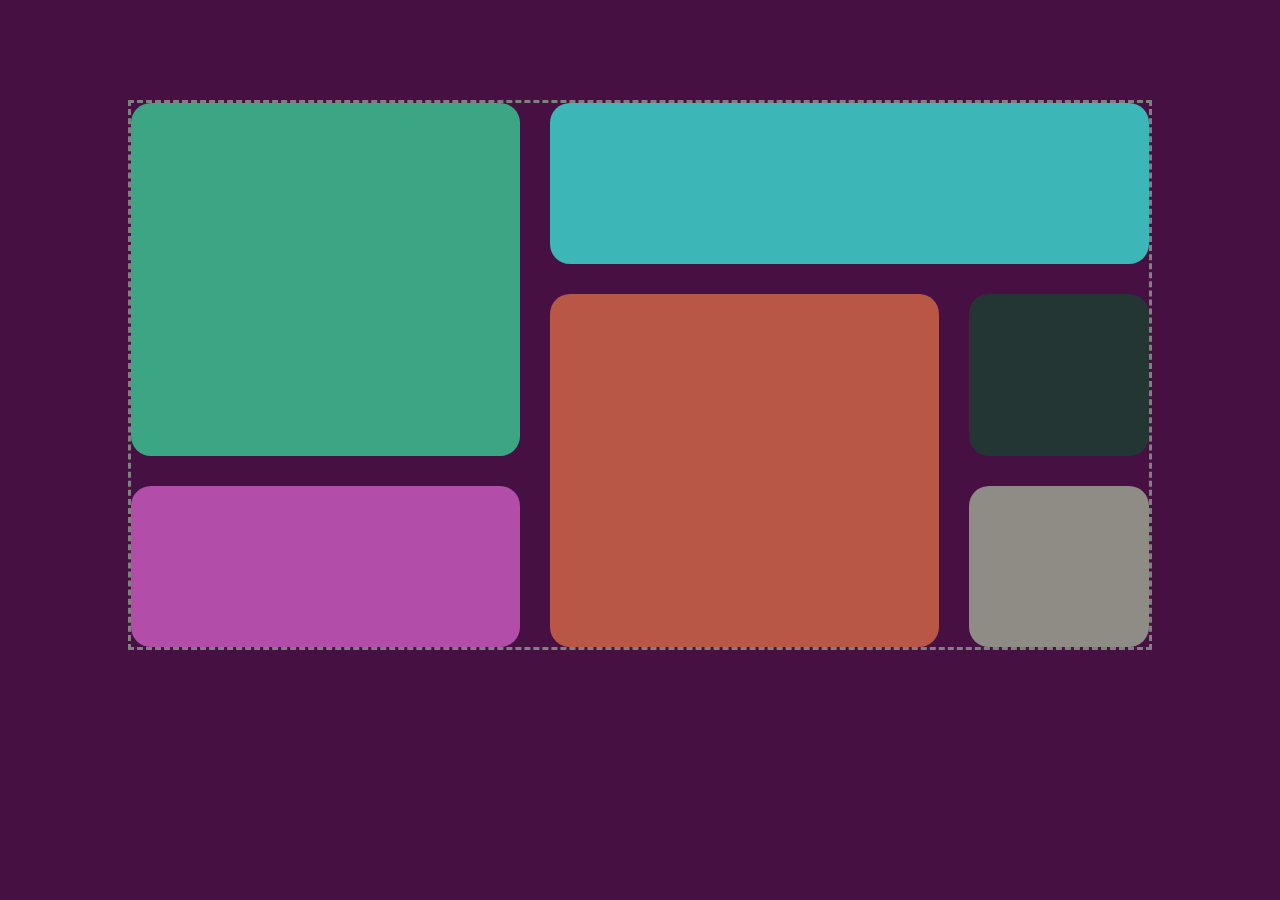
<file: index.html>
<!DOCTYPE html>
<html lang="en">
<head>
    <meta charset="UTF-8">
    <meta name="viewport" content="width=device-width, initial-scale=1.0">
    <title>Task 1</title>
    <link rel="stylesheet" href="./assets/css/style.css">
</head>
<body class="grid-1-body">
    <div class="grid-1-body-div">
        <div class="grid-container-1">
            <div class="grid-1-lightgreen"></div>
            <div class="grid-1-lightblue"></div>
            <div class="grid-1-pink"></div>
            <div class="grid-1-tomato"></div>
            <div class="grid-1-darkgreen"></div>
            <div class="grid-1-lightbrown"></div>
        </div>
    </div>
    
</body>
</html>
</file>
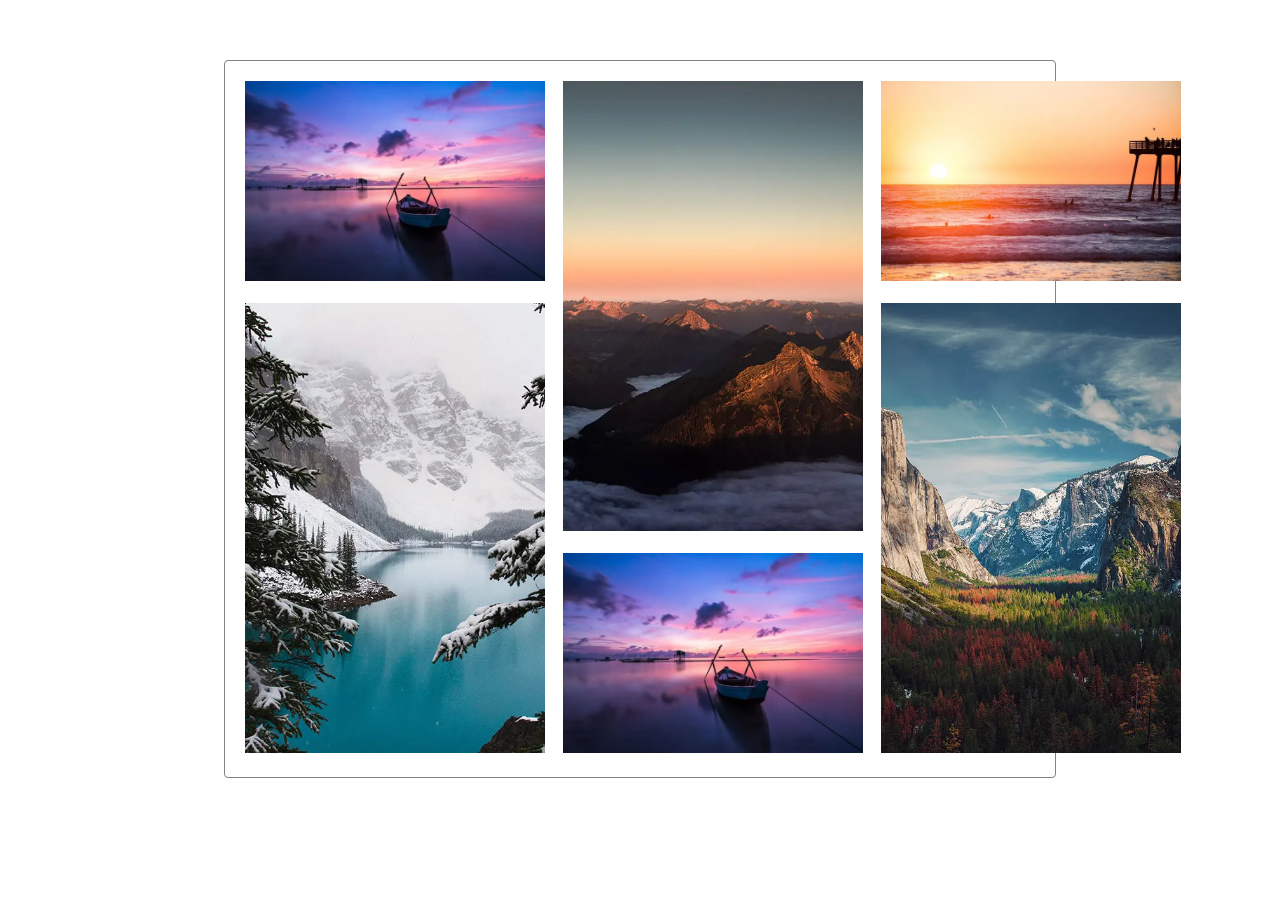
<file: task10.html>
<!DOCTYPE html>
<html lang="en">
<head>
    <meta charset="UTF-8">
    <meta name="viewport" content="width=device-width, initial-scale=1.0">
    <title>Task 10</title>
    <link rel="stylesheet" href="./assets/css/style.css">
</head>
<body>
    <div class="grid-10-container">
        <div class="grid-10-items grid-10-item-1">
            <img src="/assets/images/10-1.webp" alt="">
        </div>
        <div class="grid-10-items grid-10-item-2">
            <img src="/assets/images/10-2.webp" alt="">
        </div>
        <div class="grid-10-items grid-10-item-3">
            <img src="/assets/images/10-3.webp" alt="">
        </div>
        <div class="grid-10-items grid-10-item-4">
            <img src="/assets/images/10-4.webp" alt="">
        </div>
        <div class="grid-10-items grid-10-item-5">
            <img src="/assets/images/10-6.webp" alt="">
        </div>
        <div class="grid-10-items grid-10-item-6">
            <img src="/assets/images/10-5.webp" alt="">
        </div>
    </div>
</body>
</html>
</file>
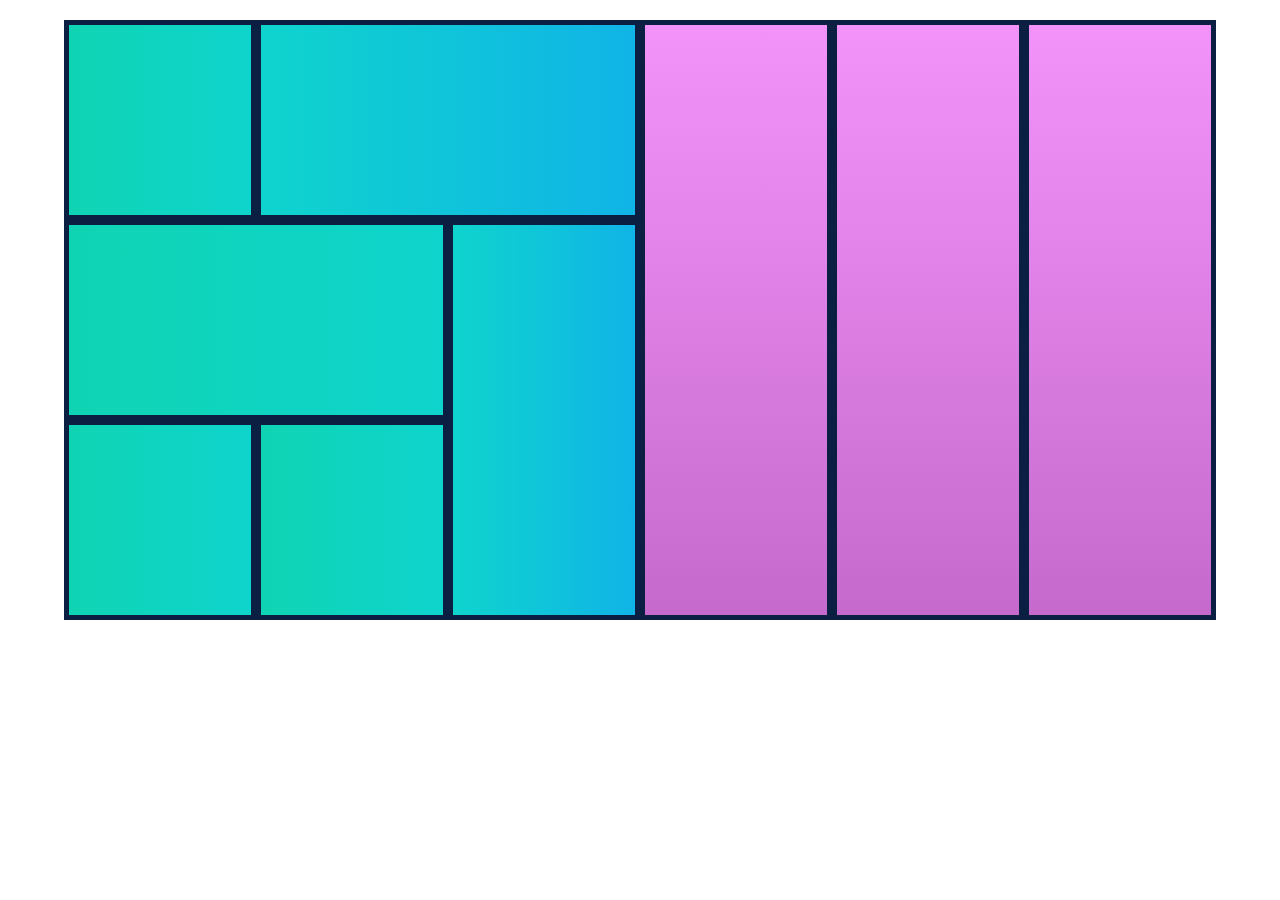
<file: task11.html>
<!DOCTYPE html>
<html lang="en">
<head>
    <meta charset="UTF-8">
    <meta name="viewport" content="width=device-width, initial-scale=1.0">
    <title>Task 11</title>
    <link rel="stylesheet" href="./assets/css/style.css">
</head>
<body>
    
    <div class="grid-11-container">
        <div class="gird-11-items grid-11-item-1"></div>
        <div class="gird-11-items grid-11-item-2"></div>
        <div class="gird-11-items grid-11-item-3"></div>
        <div class="gird-11-items grid-11-item-4"></div>
        <div class="gird-11-items grid-11-item-5"></div>
        <div class="gird-11-items grid-11-item-6"></div>
        <div class="gird-11-items grid-11-item-7"></div>
        <div class="gird-11-items grid-11-item-8"></div>
        <div class="gird-11-items grid-11-item-9"></div>
    </div>

</body>
</html>
</file>
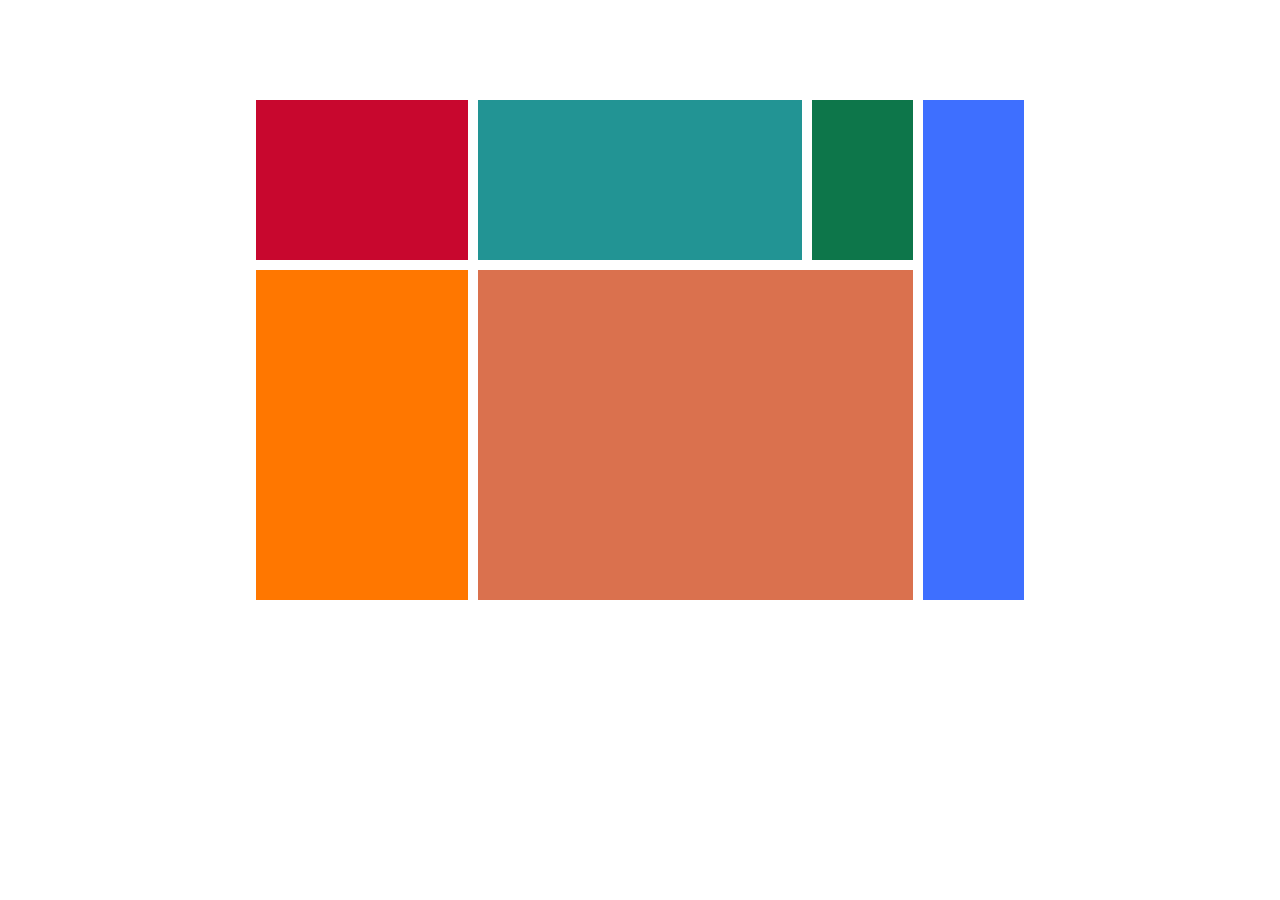
<file: task12.html>
<!DOCTYPE html>
<html lang="en">
<head>
    <meta charset="UTF-8">
    <meta name="viewport" content="width=device-width, initial-scale=1.0">
    <title>Task 12</title>
    <link rel="stylesheet" href="./assets/css/style.css">
</head>
<body>
    <div class="grid-12-container">
            <div class="grid-12-items grid-12-item-1"></div>
            <div class="grid-12-items grid-12-item-2"></div>
            <div class="grid-12-items grid-12-item-3"></div>
            <div class="grid-12-items grid-12-item-4"></div>
            <div class="grid-12-items grid-12-item-5"></div>
            <div class="grid-12-items grid-12-item-6"></div>
        </div>

</body>
</html>
</file>
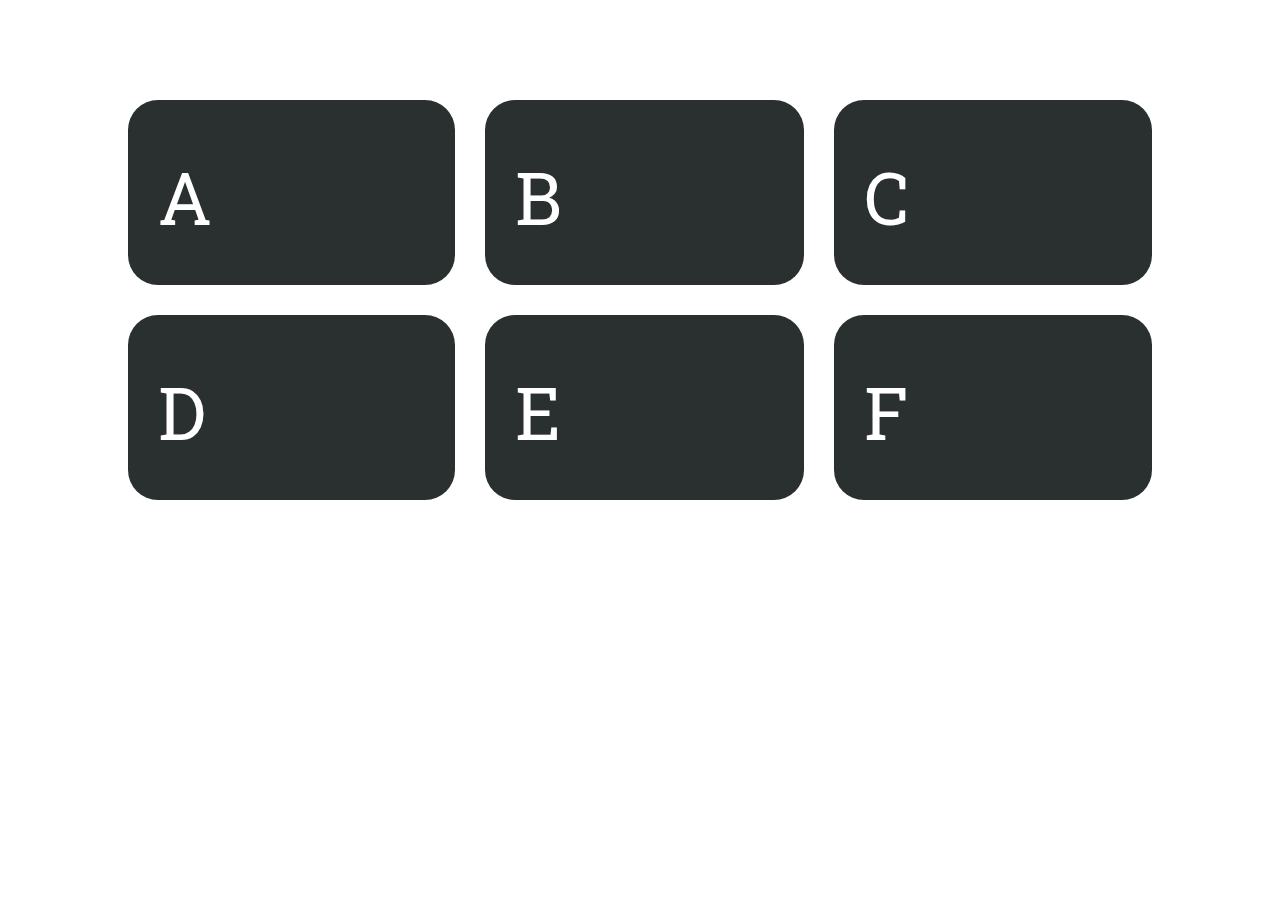
<file: task13.html>
<!DOCTYPE html>
<html lang="en">
<head>
    <meta charset="UTF-8">
    <meta name="viewport" content="width=device-width, initial-scale=1.0">
    <title>Task 13</title>
    <link rel="stylesheet" href="./assets/css/style.css">
</head>
<body>
    <div class="grid-13-container">
        <div class="grid-13-items grid-13-item-1"><span>A</span></div>
        <div class="grid-13-items grid-13-item-2"><span>B</span></div>
        <div class="grid-13-items grid-13-item-3"><span>C</span></div>
        <div class="grid-13-items grid-13-item-4"><span>D</span></div>
        <div class="grid-13-items grid-13-item-5"><span>E</span></div>
        <div class="grid-13-items grid-13-item-6"><span>F</span></div>
    </div>
</body>
</html>
</file>
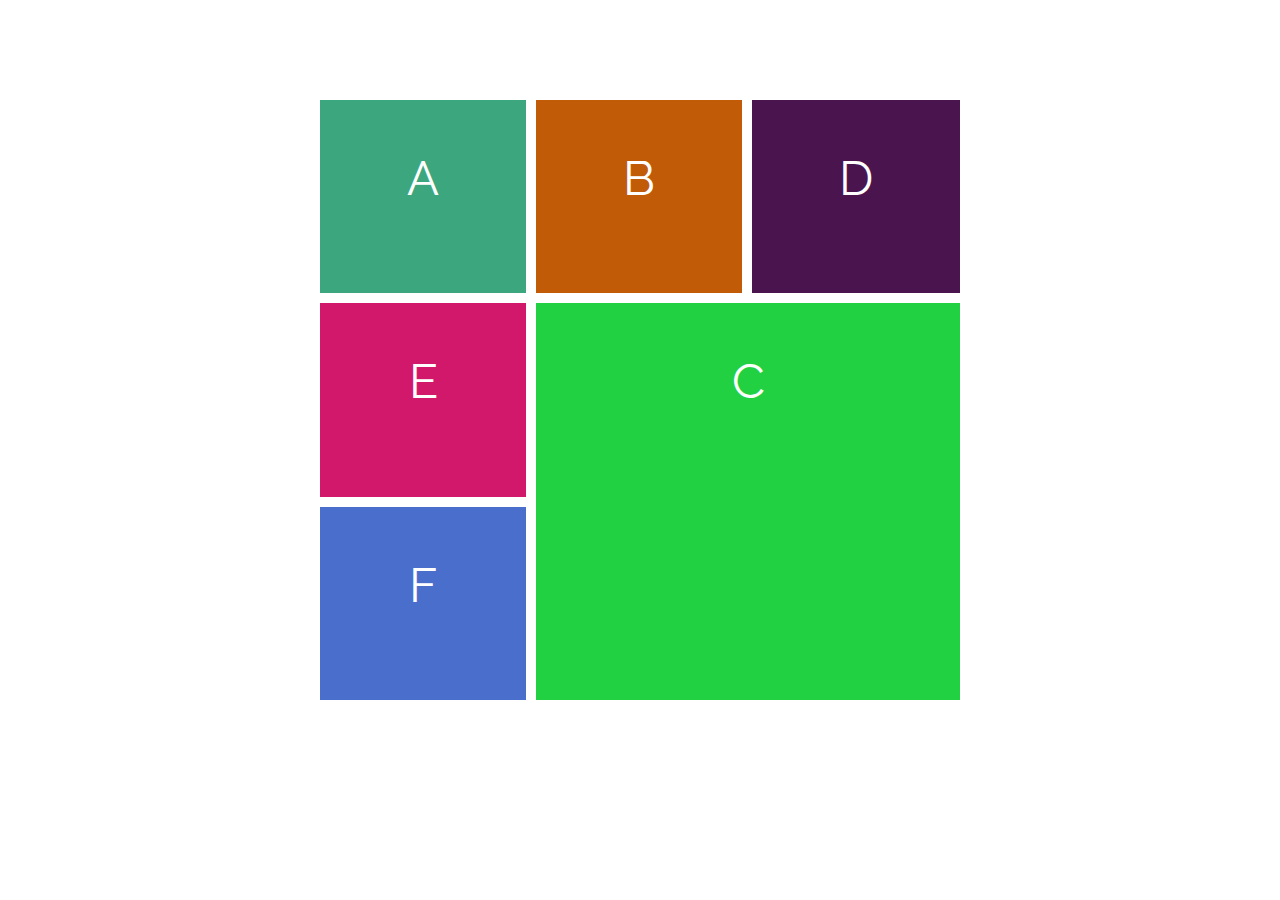
<file: task14.html>
<!DOCTYPE html>
<html lang="en">
<head>
    <meta charset="UTF-8">
    <meta name="viewport" content="width=device-width, initial-scale=1.0">
    <title>Task 14</title>
    <link rel="stylesheet" href="./assets/css/style.css">
</head>
<body>
    <div class="grid-14-container">
        <div class="grid-14-items grid-14-item-1"><span>A</span></div>
        <div class="grid-14-items grid-14-item-2"><span>B</span></div>
        <div class="grid-14-items grid-14-item-3"><span>D</span></div>
        <div class="grid-14-items grid-14-item-4"><span>E</span></div>
        <div class="grid-14-items grid-14-item-5"><span>C</span></div>
        <div class="grid-14-items grid-14-item-6"><span>F</span></div>
    </div>
</body>
</html>
</file>
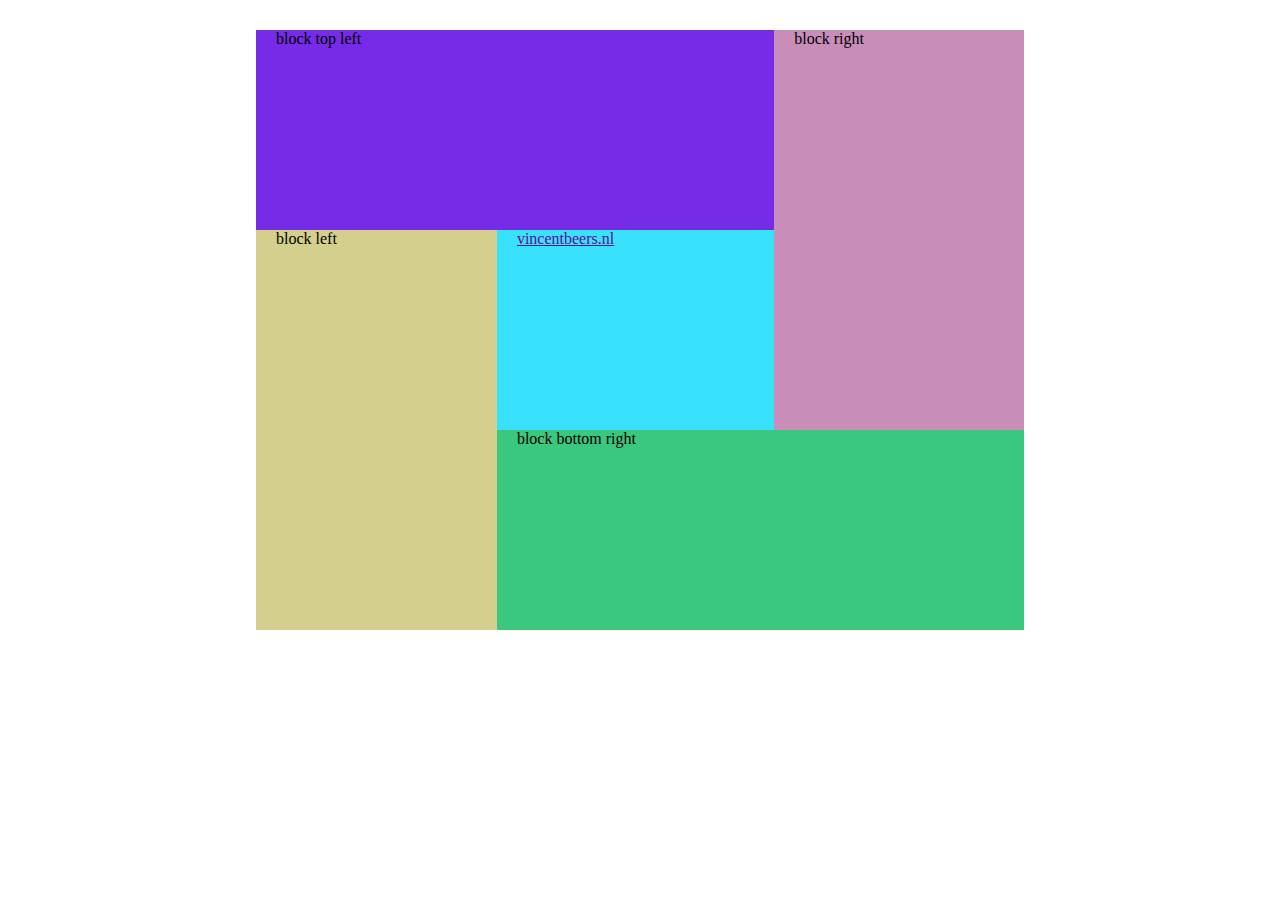
<file: task15.html>
<!DOCTYPE html>
<html lang="en">
<head>
    <meta charset="UTF-8">
    <meta name="viewport" content="width=device-width, initial-scale=1.0">
    <title> Task 15</title>
    <link rel="stylesheet" href="./assets/css/style.css">
</head>
<body>
    <div class="grid-15-container">
        <div class="grid-15-items grid-15-item-1"><span>block top left</span></div>
        <div class="grid-15-items grid-15-item-2"><span>block right</span></div>
        <div class="grid-15-items grid-15-item-3"><span>block left</span></div>
        <div class="grid-15-items grid-15-item-4"><span><a href="#">vincentbeers.nl</a></span></div>
        <div class="grid-15-items grid-15-item-5"><span>block bottom right</span></div>
    </div>
</body>
</html>
</file>
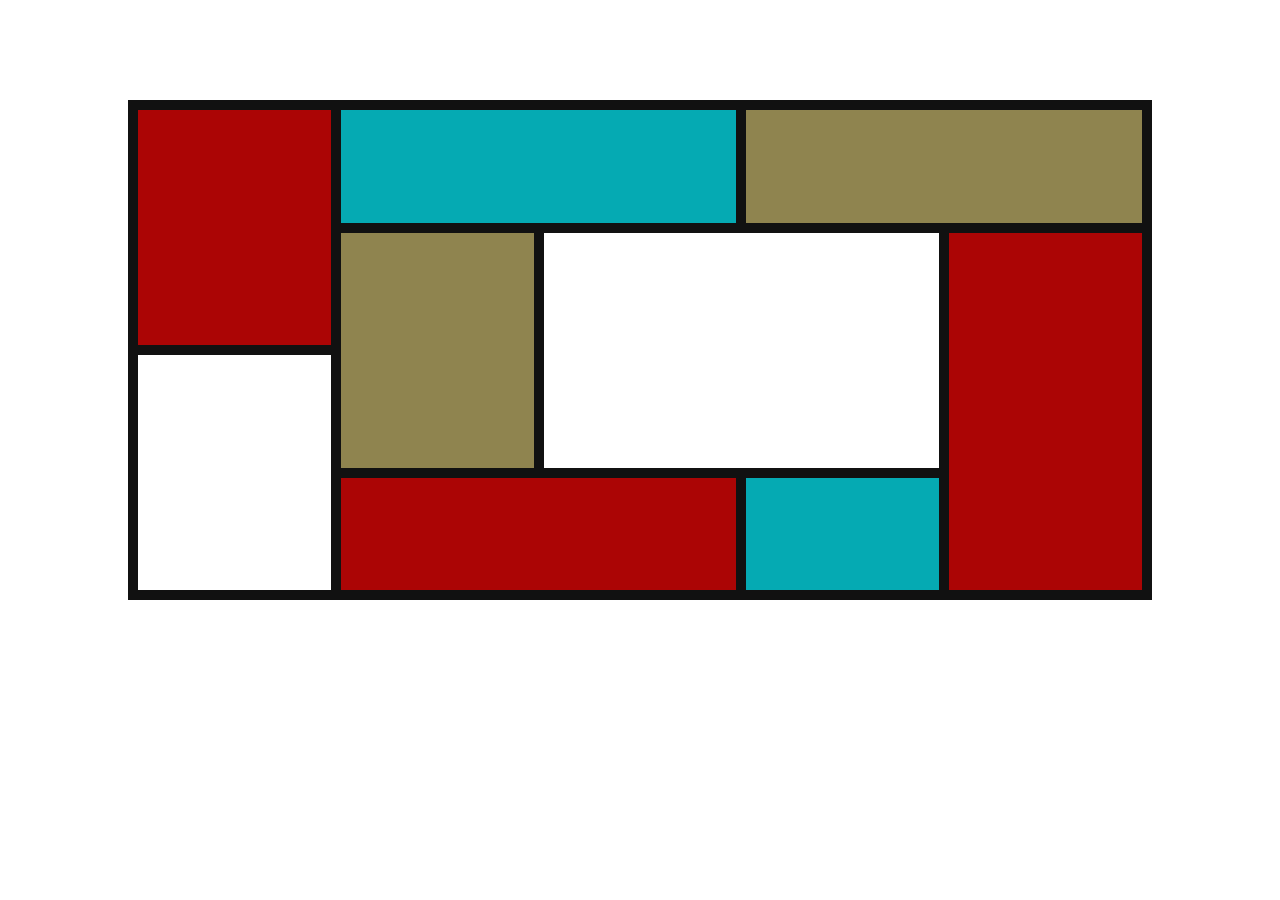
<file: task2.html>
<!DOCTYPE html>
<html lang="en">
<head>
    <meta charset="UTF-8">
    <meta name="viewport" content="width=device-width, initial-scale=1.0">
    <title>Task 2</title>
    <link rel="stylesheet" href="./assets/css/style.css">
</head>
<body>
    <div class="grid-container-2">

        <div class="grid-2-items grid-2-item-1 "></div>
        <div class="grid-2-items grid-2-item-2 "></div>
        <div class="grid-2-items grid-2-item-3 "></div>
        <div class="grid-2-items grid-2-item-4 "></div>
        <div class="grid-2-items grid-2-item-5 "></div>
        <div class="grid-2-items grid-2-item-6 "></div>
        <div class="grid-2-items grid-2-item-7 "></div>
        <div class="grid-2-items grid-2-item-8 "></div>
        <div class="grid-2-items grid-2-item-9 "></div>

    </div>
</body>
</html>
</file>
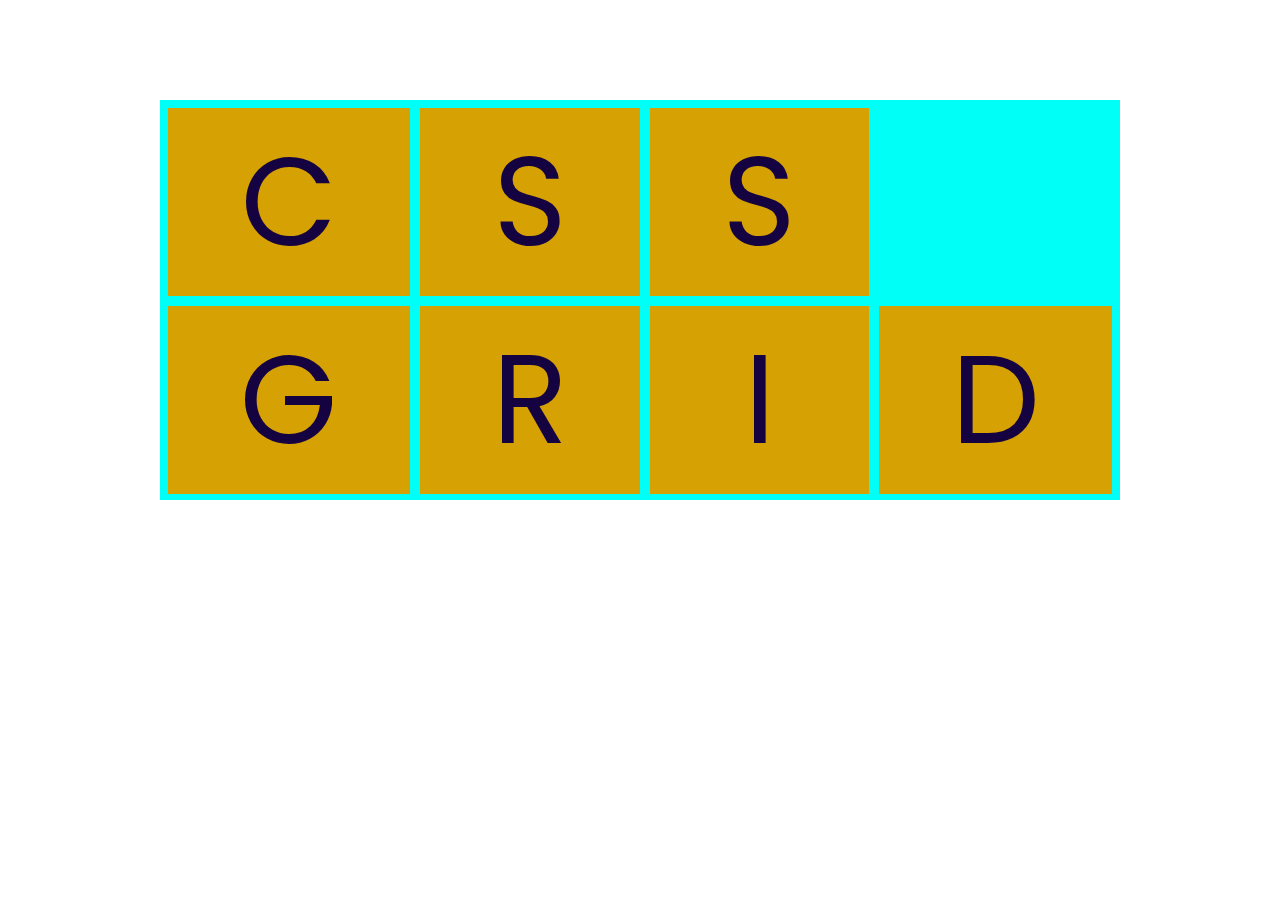
<file: task3.html>
<!DOCTYPE html>
<html lang="en">
<head>
    <meta charset="UTF-8">
    <meta name="viewport" content="width=device-width, initial-scale=1.0">
    <title>Task 3</title>
    <link rel="stylesheet" href="./assets/css/style.css">
</head>
<body>
    <div class="grid-3-container-div">
        <div class="grid-3-container">
            <div class="grid-3-items grid-3-item-1">C</div>
            <div class="grid-3-items grid-3-item-2">S</div>
            <div class="grid-3-items grid-3-item-3">S</div>
            <div class="grid-3-items grid-3-item-4">G</div>
            <div class="grid-3-items grid-3-item-5">R</div>
            <div class="grid-3-items grid-3-item-6">I</div>
            <div class="grid-3-items grid-3-item-7">D</div>
        </div>
    </div>
</body>
</html>
</file>
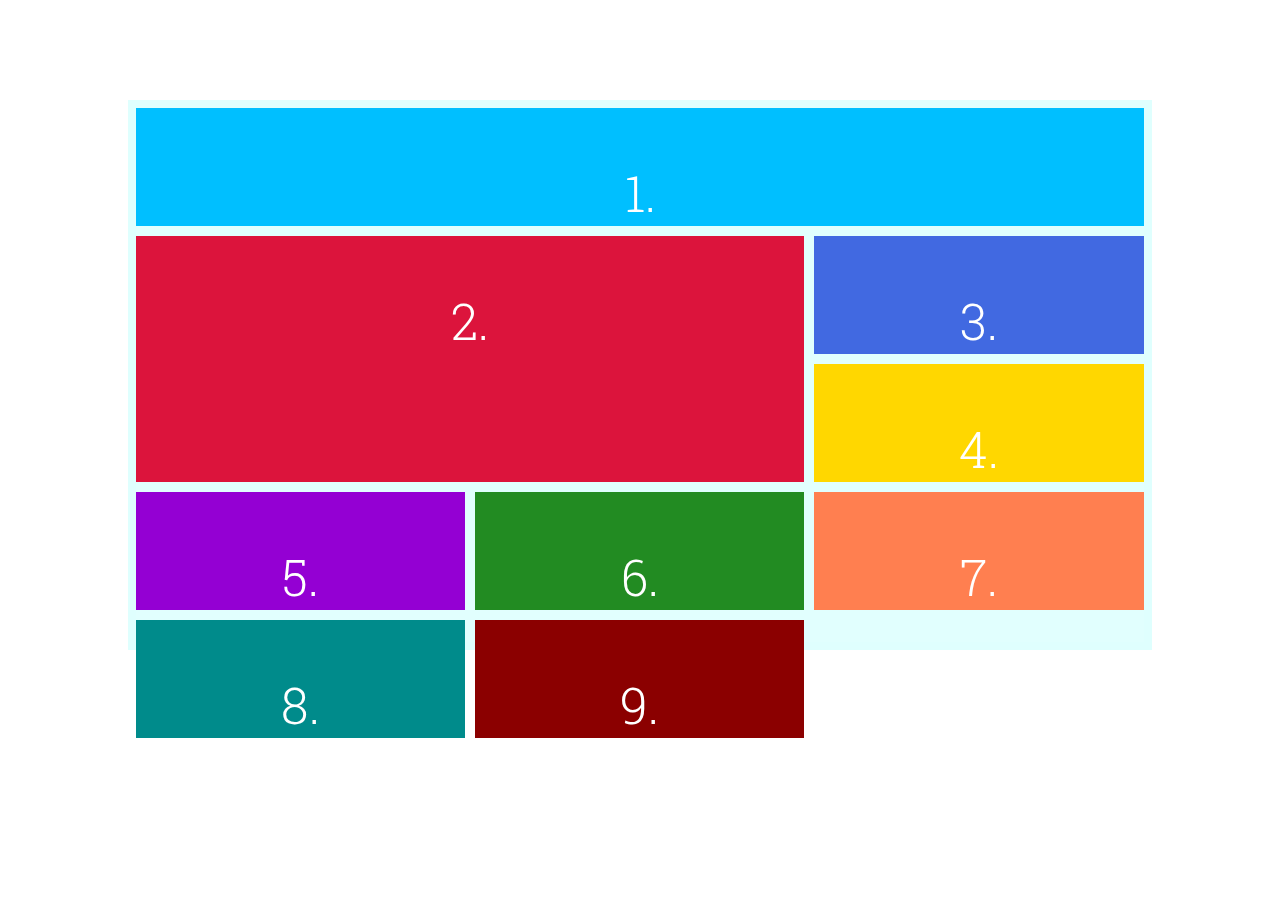
<file: task4.html>
<!DOCTYPE html>
<html lang="en">
<head>
    <meta charset="UTF-8">
    <meta name="viewport" content="width=device-width, initial-scale=1.0">
    <title>Task 4</title>
    <link rel="stylesheet" href="./assets/css/style.css">
</head>
<body>
    <div class="grid-4-container">
        <div class="grid-4-container-div">
            <div class="grid-4-items grid-4-item-1">1.</div>
            <div class="grid-4-items grid-4-item-2">2.</div>
            <div class="grid-4-items grid-4-item-3">3.</div>
            <div class="grid-4-items grid-4-item-4">4.</div>
            <div class="grid-4-items grid-4-item-5">5.</div>
            <div class="grid-4-items grid-4-item-6">6.</div>
            <div class="grid-4-items grid-4-item-7">7.</div>
            <div class="grid-4-items grid-4-item-8">8.</div>
            <div class="grid-4-items grid-4-item-9">9.</div>
        </div>
    </div>
</body>
</html>
</file>
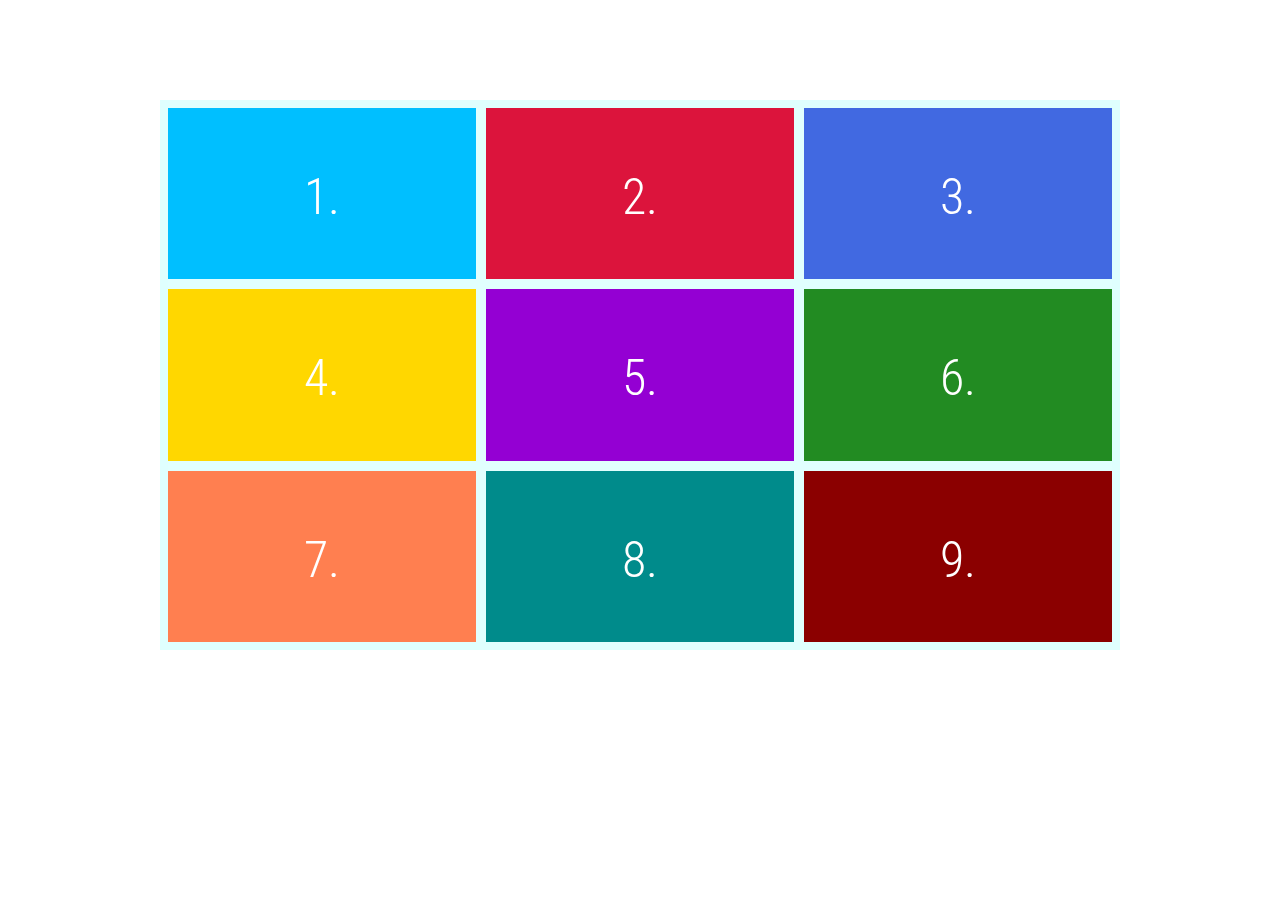
<file: task5.html>
<!DOCTYPE html>
<html lang="en">
<head>
    <meta charset="UTF-8">
    <meta name="viewport" content="width=device-width, initial-scale=1.0">
    <title>Task 5</title>
    <link rel="stylesheet" href="./assets/css/style.css">
</head>
<body>
    <div class="grid-5-container">
        <div class="grid-5-container-div">
            <div class="grid-5-items grid-5-item-1">1.</div>
            <div class="grid-5-items grid-5-item-2">2.</div>
            <div class="grid-5-items grid-5-item-3">3.</div>
            <div class="grid-5-items grid-5-item-4">4.</div>
            <div class="grid-5-items grid-5-item-5">5.</div>
            <div class="grid-5-items grid-5-item-6">6.</div>
            <div class="grid-5-items grid-5-item-7">7.</div>
            <div class="grid-5-items grid-5-item-8">8.</div>
            <div class="grid-5-items grid-5-item-9">9.</div>
        </div>
    </div>
</body>
</html>
</file>
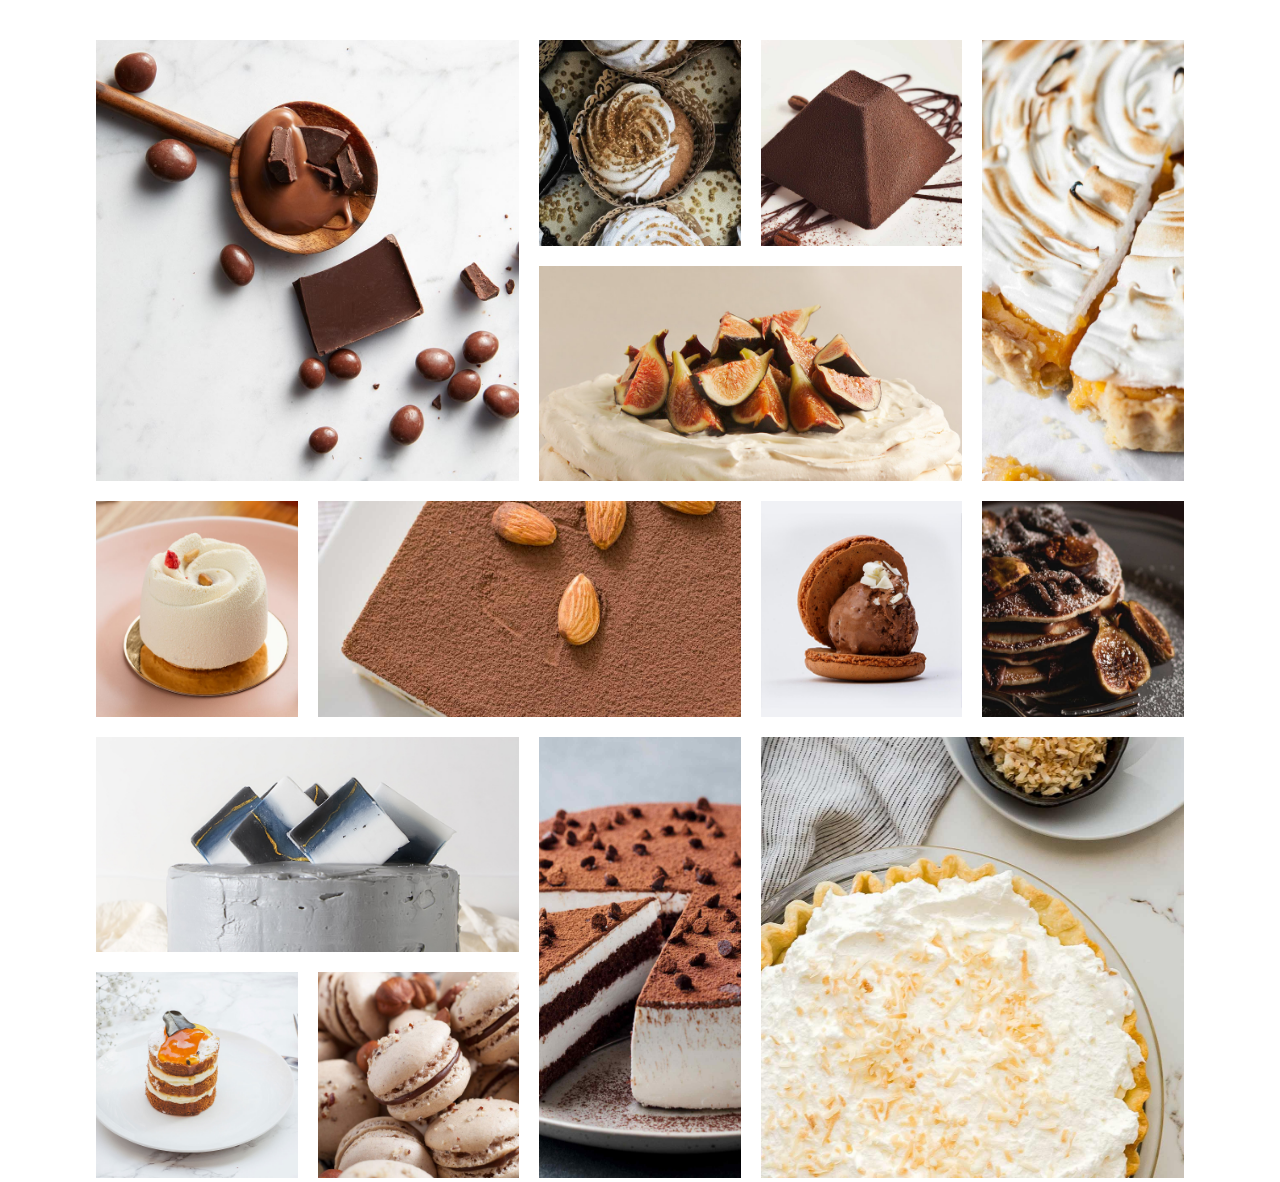
<file: task6.html>
<!DOCTYPE html>
<html lang="en">
<head>
    <meta charset="UTF-8">
    <meta name="viewport" content="width=device-width, initial-scale=1.0">
    <title>Task 6</title>
    <link rel="stylesheet" href="./assets/css/style.css">
</head>
<body>
    <div class="grid-6-container">
            <div class="grid-6-items grid-6-item-1">
                <img src="./assets/images/6-1.jpg" alt="">
            </div>
            <div class="grid-6-items grid-6-item-2">
                <img src="/assets/images/6-2.jpg" alt="">
            </div>
            <div class="grid-6-items grid-6-item-3">
                <img src="/assets/images/6-3.jpg" alt="">
            </div>
            <div class="grid-6-items grid-6-item-4">
                <img src="/assets/images/6-4.jpg" alt="">
            </div>
            <div class="grid-6-items grid-6-item-5">
                <img src="/assets/images/6-5.jpg" alt="">
            </div>
            <div class="grid-6-items grid-6-item-6">
                <img src="/assets/images/6-6.jpg" alt="">
            </div>
            <div class="grid-6-items grid-6-item-7">
                <img src="/assets/images/6-7.jpg" alt="">
            </div>
            <div class="grid-6-items grid-6-item-8">
                <img src="/assets/images/6-8.jpg" alt="">
            </div>
            <div class="grid-6-items grid-6-item-9">
                <img src="/assets/images/6-9.jpg" alt="">
            </div>
            <div class="grid-6-items grid-6-item-10">
                <img src="/assets/images/6-10.jpg" alt="">
            </div>
            <div class="grid-6-items grid-6-item-11">
                <img src="/assets/images/6-11.jpg" alt="">
            </div>
            <div class="grid-6-items grid-6-item-12">
                <img src="/assets/images/6-12.jpg" alt="">
            </div>
            <div class="grid-6-items grid-6-item-13">
                <img src="/assets/images/6-13.jpg" alt="">
            </div>
            <div class="grid-6-items grid-6-item-14">
                <img src="/assets/images/6-14.jpg" alt="">
            </div>
        </div>
</body>
</html>
</file>
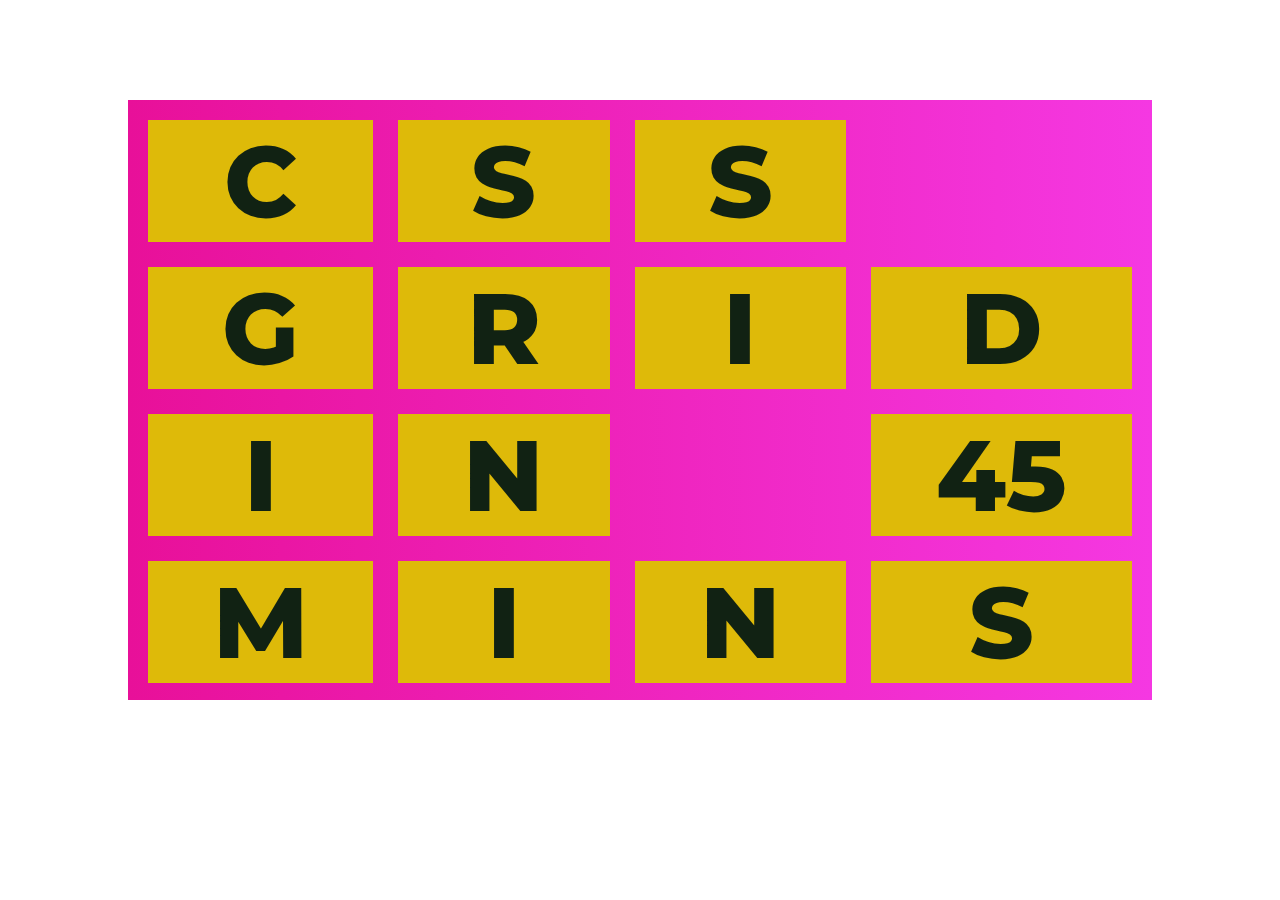
<file: task7.html>
<!DOCTYPE html>
<html lang="en">
<head>
    <meta charset="UTF-8">
    <meta name="viewport" content="width=device-width, initial-scale=1.0">
    <title>Task 7</title>
    <link rel="stylesheet" href="./assets/css/style.css">
</head>
<body>
    <div class="grid-7-container-div">
        <div class="grid-7-container">
            <div class="grid-7-items grid-7-item-1">C</div>
            <div class="grid-7-items grid-7-item-2">S</div>
            <div class="grid-7-items grid-7-item-3">S</div>
            <div class="grid-7-items grid-7-item-4">G</div>
            <div class="grid-7-items grid-7-item-5">R</div>
            <div class="grid-7-items grid-7-item-6">I</div>
            <div class="grid-7-items grid-7-item-7">D</div>
            <div class="grid-7-items grid-7-item-8">I</div>
            <div class="grid-7-items grid-7-item-9">N</div>
            <div class="grid-7-items grid-7-item-10">45</div>
            <div class="grid-7-items grid-7-item-11">M</div>
            <div class="grid-7-items grid-7-item-12">I</div>
            <div class="grid-7-items grid-7-item-13">N</div>
            <div class="grid-7-items grid-7-item-14">S</div>


        </div>
    </div>
</body>
</html>
</file>
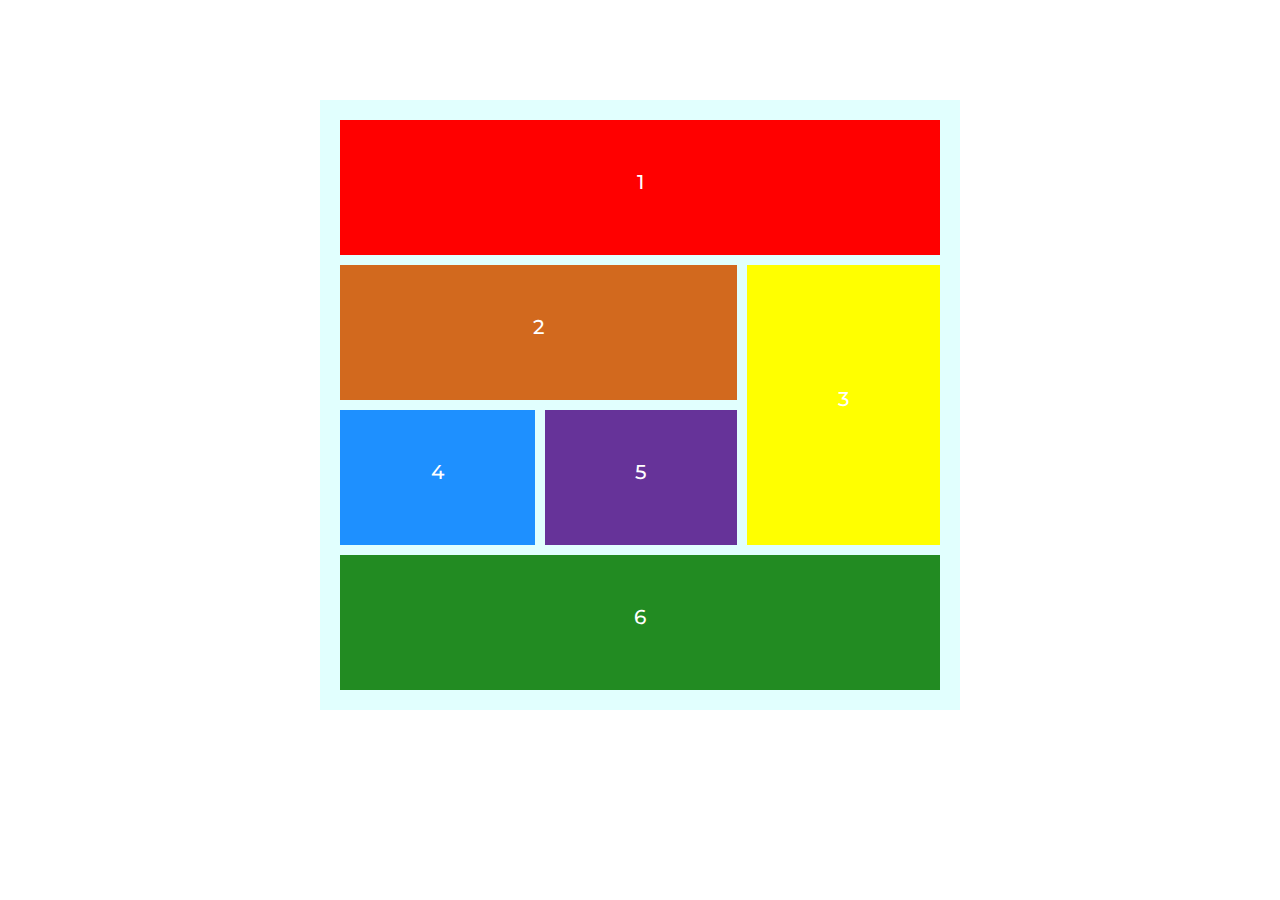
<file: task8.html>
<!DOCTYPE html>
<html lang="en">
<head>
    <meta charset="UTF-8">
    <meta name="viewport" content="width=device-width, initial-scale=1.0">
    <title>Task 8</title>
    <link rel="stylesheet" href="./assets/css/style.css">
</head>
<body>
    <div class="grid-8-container">
        <div class="grid-8-container-div">
            <div class="grid-8-items grid-8-item-1">1</div>
            <div class="grid-8-items grid-8-item-2">2</div>
            <div class="grid-8-items grid-8-item-3"><br><br><br>3</div>
            <div class="grid-8-items grid-8-item-4">4</div>
            <div class="grid-8-items grid-8-item-5">5</div>
            <div class="grid-8-items grid-8-item-6">6</div>
        </div>
    </div>
</body>
</html>
</file>
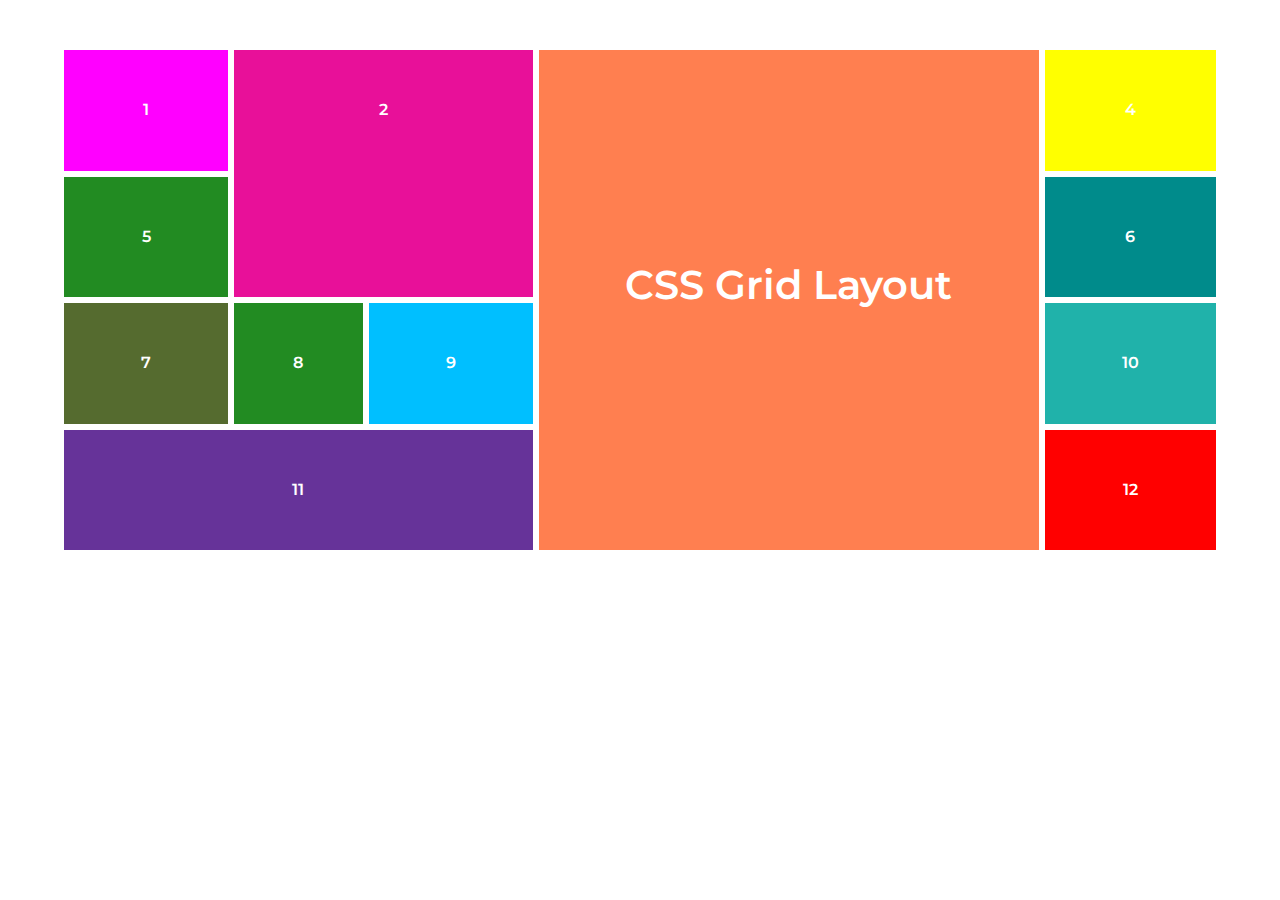
<file: task9.html>
<!DOCTYPE html>
<html lang="en">
<head>
    <meta charset="UTF-8">
    <meta name="viewport" content="width=device-width, initial-scale=1.0">
    <title>Task 9</title>
    <link rel="stylesheet" href="./assets/css/style.css">
</head>
<body>
    <div class="grid-9-container">
        <div class="grid-9-container-div">
            <div class="grid-9-items grid-9-item-1">1</div>
            <div class="grid-9-items grid-9-item-2">2</div>
            <div class="grid-9-items grid-9-item-3"> <span>CSS Grid Layout</span></div>
            <div class="grid-9-items grid-9-item-4">4</div>
            <div class="grid-9-items grid-9-item-5">5</div>
            <div class="grid-9-items grid-9-item-6">6</div>
            <div class="grid-9-items grid-9-item-7">7</div>
            <div class="grid-9-items grid-9-item-8">8</div>
            <div class="grid-9-items grid-9-item-9">9</div>
            <div class="grid-9-items grid-9-item-10">10</div>
            <div class="grid-9-items grid-9-item-11">11</div>
            <div class="grid-9-items grid-9-item-12">12</div>
        </div>
    </div>
</body>
</html>
</file>
<file: assets/css/style.css>
@import url('https://fonts.googleapis.com/css2?family=Lora:ital,wght@0,400;1,400;1,500&family=Montserrat:wght@300;400;500;600;700;800&family=Open+Sans:wght@300;400;500;600&family=Poppins:wght@300;500;600&family=Raleway:wght@500;600;800&family=Roboto+Condensed:wght@700;800;900&family=Roboto+Slab:wght@200;300;400;500;600;800&display=swap');

* {
    margin: 0;
    padding: 0;
    box-sizing: border-box;
}

/* Task 1 Style Sheet here  */
.grid-1-body {
    background-color:#471043;
}
.grid-container-1 {
   width: 80%;
   height: 550px;
   margin: 100px auto;
   border: 3px dashed grey;
   display: grid;
   grid-template-columns: auto auto auto auto auto;
   grid-template-rows: auto auto auto;
   gap: 30px;
   
}

.grid-container-1 .grid-1-lightgreen {
    grid-area: 1 / 1 / 3 / 3;
    background-color: #3ca684;

    border-radius: 20px;
}

.grid-container-1 .grid-1-lightblue {
    grid-area: 1 / 3 / 2 / 6 ;
    background-color:#3db6b8;
    border-radius: 20px;
}

.grid-container-1 .grid-1-pink {
   grid-area: 3 / 1 / 3 / 3;
    background-color:#b34daa;
    border-radius: 20px;
}

.grid-container-1 .grid-1-tomato {
    grid-area: 2 / 3 / 4 / 5 ;
    background-color:#b85746;
    border-radius: 20px;
}

.grid-container-1 .grid-1-darkgreen {
    
    background-color:#233633;  
    border-radius: 20px; 
}

.grid-container-1 .grid-1-lightbrown {
    
    background-color:#8f8c85;
    border-radius: 20px;
}


/* Task 2 Style Sheet here  */

.grid-container-2 {
    width: 80%;
    height: 500px;
    margin: 100px auto;
    border:10px solid #111111;
    display: grid;
    grid-template-columns: auto auto auto auto auto;
    grid-template-rows: auto auto auto auto;
    gap:10px;
    background-color:#111111;
}

.grid-2-item-1 {
    grid-area: 1 / 1 / 3 / 2;
    background-color:#ab0505;
}

.grid-2-item-2 {
    grid-area: 1 / 2 / 2 / 4 ;
    background-color:#05aab3;
}

.grid-2-item-3 {
    grid-area: 1 / 4 / 2 / 6;
    background-color:#8f844f;
}

.grid-2-item-4 {
    grid-area: 2 / 2 / 4 / 3 ;
    background-color:#8f844f;

}

.grid-2-item-5 {
    grid-area: 2 / 3 / 4 / 5;
    background-color: #fff ;
}

.grid-2-item-6 {
    grid-area: 2 / 5 / 5 / 6;
    background-color:#ab0505;
}

.grid-2-item-7 {
    grid-area: 3 / 1 / 5 / 2;
    background-color: #fff ;
}

.grid-2-item-8 { 
    grid-column: 2 / 4 ;
    background-color: #ab0505;
}

.grid-2-item-9 {
    grid-area: auto;
    background-color: #05aab3;
}


/* Task 3 Style Sheet here  */


.grid-3-container {
    width: 75%;
    height: 400px;
    border: 8px solid #00fff7;
    margin: 100px auto;
    display: grid;
    grid-template-columns: auto auto auto auto;
    grid-template-rows: auto auto ;
    grid-gap: 10px;
    background-color:#00fff7;

    
}

.grid-3-items {

    background-color:#d6a102;
    color: #150240;
    text-align: center;
    font-size: 125px;
    font-family: 'Poppins', sans-serif;
}

.grid-3-item-4 {
    grid-area: 2 / 1 / 3 / 2;
}

.grid-3-item-5 {
    grid-area: 2 / 2 / 3 / 3;
}

.grid-3-item-6 {
    grid-area: 2 / 3 / 3 / 4;
}

.grid-3-item-7 {
    grid-area: 2 / 4 / 3 / 5 ;
}


/* Task 4 Style Sheet here  */


.grid-4-container-div {
    width: 80%;
    height: 550px;
    border: 8px solid #dffffe;
    margin: 100px auto;
    display: grid;
    grid-template-columns: auto auto auto ;
    grid-template-rows: auto auto auto auto;
    grid-gap: 10px;
    background-color:#e1fffe;
}

.grid-4-items {
    font-size: 50px;
    text-align: center;
    padding-top: 52px;
    font-family: 'Roboto Slab', serif;
    font-weight: 300;
    color:#fff;

}

.grid-4-item-1 {
    grid-column: 3 span;
    background-color:deepskyblue ;
}

.grid-4-item-2 {
    grid-column: 2 span;
    grid-row: 2 span;
    background-color:crimson ;
}

.grid-4-item-3 {
    background-color:royalblue;
}

.grid-4-item-4 {
    background-color:gold ;
}

.grid-4-item-5 {
    background-color:darkviolet;
}

.grid-4-item-6 {
    background-color:forestgreen ;
}

.grid-4-item-7 {
    background-color:coral ;
}

.grid-4-item-8 {
    background-color: darkcyan;
}

.grid-4-item-9 {
    background-color:darkred;
}


/* Task 5 Style Sheet here  */

.grid-5-container-div {
    width: 75%;
    height: 550px;
    border: 8px solid #dffffe;
    margin: 100px auto;
    display: grid;
    grid-template-columns: auto auto auto ;
    grid-template-rows: auto auto auto ;
    grid-gap: 10px;
    background-color:#e1fffe;
}

.grid-5-items {
    font-size: 50px;
    text-align: center;
    padding-top: 60px;
    font-family: 'Roboto Condensed', sans-serif;
    font-weight: 300;
    color:#fff;

}

.grid-5-item-1 {
    background-color:deepskyblue ;
}

.grid-5-item-2 {
    background-color:crimson ;
}

.grid-5-item-3 {
    background-color:royalblue;
}

.grid-5-item-4 {
    background-color:gold ;
}

.grid-5-item-5 {
    background-color:darkviolet;
}

.grid-5-item-6 {
    background-color:forestgreen ;
}

.grid-5-item-7 {
    background-color:coral ;
}

.grid-5-item-8 {
    background-color: darkcyan;
}

.grid-5-item-9 {
    background-color:darkred;
}

/* Task 6 Style Sheet here  */

.grid-6-container {
    width: 85%;
    height: 600px;
    margin: 40px auto;
    display: grid;
    grid-template-columns: auto auto auto auto auto;
    grid-template-rows: auto auto auto auto auto;  
    grid-gap:20px;

}

.grid-6-container .grid-6-items img {
    width: 100%;
    height: 100%;
}

.grid-6-item-1 {
   grid-column: 2 span ;
   grid-row: 2 span;
}

.grid-6-item-2 {
    grid-area: auto;
}

.grid-6-item-3 {
    grid-area: auto;
}

.grid-6-item-4 {
    grid-row: 2 span;
}
.grid-6-item-5 {
    grid-column: 2 span;
}
.grid-6-item-7 {
    grid-column: 2 span;
}

.grid-6-item-10 {
    grid-column: 2 span;
}

.grid-6-item-11 {
    grid-row: 2 span ;
}

.grid-6-item-12 {
    grid-column: 2 span;
    grid-row: 2 span;
}

/* Task 7 Style Sheet here  */

.grid-7-container {
    width: 80%;
    height: 600px;
    background: linear-gradient(to right , #e81099,#f538e2);
    margin: 100px auto;
    border: none;
    padding: 20px;
    display: grid;
    grid-template-columns: auto auto auto auto;
    grid-template-rows: auto auto ;
    grid-gap: 25px;
    

    
}

.grid-7-items {

    background-color:#deba09;
    color: #112213;
    text-align: center;
    font-size: 100px;
    font-family: 'Montserrat', sans-serif;
    font-weight: 800;
}

.grid-7-item-4 {
    grid-area: 2 / 1 / 3 / 2;
}

.grid-7-item-5 {
    grid-area: 2 / 2 / 3 / 3;
}

.grid-7-item-6 {
    grid-area: 2 / 3 / 3 / 4;
}

.grid-7-item-7 {
    grid-area: 2 / 4 / 3 / 5 ;
}

.grid-7-item-8 {
    grid-area: 3 / 1 / 4 / 2;
}

.grid-7-item-9 {
    grid-area: 3 / 2 / 4 / 3;
}

.grid-7-item-10 {
    grid-area: 3 / 4 / 4 / 5;
}

.grid-7-item-11 {
    grid-area: 4 / 1 / 5 / 2 ;
}

.grid-7-item-12 {
    grid-area: 4 / 2 / 5 / 3;
}

.grid-7-item-13 {
    grid-area: 4 / 3 / 5 / 4;
}

.grid-7-item-14 {
    grid-area: 4 / 4 / 5 / 5;
}


/* Task 8 Style Sheet here  */

.grid-8-container-div {
    width: 50%;
    height: 610px;
    background-color:#e1fffe;
    margin: 100px auto;
    border: none;
    padding: 20px;
    display: grid;
    grid-template-columns: auto auto auto ;
    grid-template-rows: auto auto auto auto ;
    grid-gap: 10px;
    
}

.grid-8-item-1 {
    grid-column: 3 span;
    background-color:red ;
}

.grid-8-item-2 {
    grid-column: 2 span;
    
    background-color:chocolate ;
}

.grid-8-item-3 {
    grid-row: 2 span;
    background-color:yellow;
}

.grid-8-item-4 {
    background-color:dodgerblue ;
}

.grid-8-item-5 {
    background-color:rebeccapurple;
}

.grid-8-item-6 {
    grid-column: 3 span;
    background-color:forestgreen ;
}

.grid-8-items { 
    color: #fff;
    width: 100%;
    text-align: center;
    padding: 50px;
    font-size: 20px;
    font-family: 'Montserrat', sans-serif;
    font-weight: 500;
    
}

/* Task 9 Style Sheet here  */

.grid-9-container-div {
    width: 90%;
    height: 500px;
    border: none;
    border-radius:5px;
    margin: 50px auto;
    display: grid;
    grid-gap:6px ;
    grid-template-columns:auto auto auto auto auto auto auto auto auto auto auto auto auto auto; 
    grid-template-rows: auto auto auto auto ;
}

.grid-9-items {
    background:#00fff7;
}

.grid-9-item-1 {
    grid-column: 3 span;
    background-color:fuchsia;

}

.grid-9-item-2 {
    grid-column: 4 span;
    grid-row: 2 span ;
    background-color:#e81099;
}

.grid-9-item-3 {
    grid-column: 4 span;
    grid-row: 4 span;
    font-size: 40px;
    background-color:coral;
}

.grid-9-item-4  {
    grid-column: 3 span;
    background-color:yellow;
}
.grid-9-item-5 {
    grid-column: 3 span;
    background-color:forestgreen;
}

.grid-9-item-6 {
    grid-column: 3 span;
    background-color: darkcyan;
}

.grid-9-item-7  {
    grid-column: 3 span;
    background-color:darkolivegreen;
}

.grid-9-item-8 {
    background-color:forestgreen;
    
}

.grid-9-item-9 {
    grid-column: 3 span;
    background-color: deepskyblue;
}


.grid-9-item-10 {
    grid-column: 3 span;
    background-color:lightseagreen;
}

.grid-9-item-11 {
    grid-column: 7 span;
    background-color: rebeccapurple;
}

.grid-9-item-12 {
    grid-column: 3 span;
    background-color: red;
}

.grid-9-items {
    text-align: center;
    padding: 50px;
    font-family: 'Montserrat', sans-serif;
    font-weight: 600;
    color: #fff;
}

.grid-9-item-3 span {
    position: relative;
    top: 160px;
    margin: auto;
}


/* Task 10 Style Sheet here  */

.grid-10-container {
    width: 65%;
    height: auto;
    margin: 60px auto;
    display: grid;
    grid-template-columns: auto auto auto;
    grid-template-rows: auto auto auto ;
    grid-gap: 18px;
    border: 1px solid #828282;
    border-radius:4px;
    padding: 20px;
}

.grid-10-items {
    width: 300px;
    margin: auto;
}

.grid-10-items img {
    width: 100% ;
    height: 100%;
}



.grid-10-item-2 {
    grid-row: 2 span;
}



.grid-10-item-4 {
    grid-row: 2 span;
}



.grid-10-item-5 {
    grid-row: 2 span;
}

/* Task 11 Style Sheet here  */

.grid-11-container {
    width: 90%;
    height: 600px;
    margin: 20px auto;
    display: grid;
    grid-template-columns: auto auto auto auto auto auto;
    grid-template-rows: auto auto auto ;
    grid-gap: 10px;
    background-color:#0b1f42;
    border:5px solid #0b1f42;
}

.grid-11-item-1 {

    background:linear-gradient(to right,#0fd4b3,#0fd4cd);
}
.grid-11-item-2 {
    grid-column: 2 span;
    background:linear-gradient(to right, #0fd4cd,#10b4e6);
}
.grid-11-item-3 {
    grid-row: 3 span;
    background:linear-gradient(#f393fa,#c56acc)
}

.grid-11-item-4 {
    grid-row: 3 span;
    background:linear-gradient(#f393fa,#c56acc)
}

.grid-11-item-5 {
    grid-row: 3 span;
    background:linear-gradient(#f393fa,#c56acc)
}
.grid-11-item-6 {
    grid-column: 2 span;
    background:linear-gradient(to right,#0fd4b3,#0fd4cd);
}
.grid-11-item-7 {
    grid-row: 2 span;
    background:linear-gradient(to right, #0fd4cd,#10b4e6);
}
.grid-11-item-8 {

    background:linear-gradient(to right,#0fd4b3,#0fd4cd);
}
.grid-11-item-9 {

    background:linear-gradient(to right,#0fd4b3,#0fd4cd);
}

/* Task 12 Style Sheet here  */

.grid-12-container {
    width: 60%;
    height: 500px;
    margin: 100px auto;
    display: grid;
    grid-template-columns: auto auto auto auto auto auto auto;
    grid-template-rows: auto auto auto ;
    grid-gap: 10px;
}

.grid-12-item-1 {
    grid-column: 2 span;
    background-color:rgb(200, 7, 46);
}

.grid-12-item-2 {
    grid-column: 3 span;
    background-color: rgb(34, 148, 148);
}

.grid-12-item-3 {
    background-color: rgb(13, 118, 74);
}

.grid-12-item-4 {
    grid-row: 3 span ;
    background-color: rgb(62, 111, 255);
}

.grid-12-item-5 {
    grid-column: 2 span;
    grid-row: 2 span;
    background-color: rgb(255, 119, 0);
}

.grid-12-item-6 {
    grid-column: 4 span;
    grid-row: 2 span;
    background-color: rgb(218, 113, 78);
}

/* Task 13 Style Sheet here  */


.grid-13-container {
    width: 80%;
    height: 400px;
    margin: 100px auto;
    display: grid;
    grid-template-columns: auto auto auto ;
    grid-template-rows: auto auto ;
    gap: 30px;
}

.grid-13-items {
    background-color:#2a302f;
    color: #fff;
    font-size: 72px;
    border-radius:30px;
    font-family: 'Roboto Slab', serif;}

.grid-13-items span {
    position: relative;
    top: 50px;
    left: 30px;
}


/* Task 14 Style Sheet here  */

.grid-14-container {
    width: 50%;
    height: 600px;
    margin: 100px auto;
    display: grid;
    grid-template-columns: auto auto auto ;
    grid-template-rows: auto auto ;
    gap: 10px;
}

.grid-14-item-1 {
    background-color:rgb(60, 167, 126);
}

.grid-14-item-2 {
    background-color: rgb(193, 91, 8);
}

.grid-14-item-3 {
    background-color: rgb(74, 21, 78);
}

.grid-14-item-4 {
    background-color: rgb(210, 24, 107)
}

.grid-14-item-5 {
    grid-column: 2 span;
    grid-row: 2 span;
    background-color: rgb(34, 209, 66)
}

.grid-14-item-6 {
    background-color: rgb(73, 110, 204)
}

.grid-14-items {
    text-align: center;
}
.grid-14-items span {
    position: relative;
    top: 50px;
    color:#fff;
    font-size: 48px;
    font-family: 'Raleway', sans-serif;

}

/* Task 15 Style Sheet here  */

.grid-15-container {
    width: 60%;
    height: 600px;
    margin: 30px auto;
    display: grid;
    grid-template-columns: auto auto auto;
    grid-template-rows: auto auto auto;

}

.grid-15-item-1 {
    grid-column: 2 span;
    background-color:#762ce6;
}

.grid-15-item-2 {
    grid-row: 2 span;
    background-color:#c98dba;
}

.grid-15-item-3 {
    grid-row:2 span;
    background-color:#d4cf8c;
}

.grid-15-item-4 {
    background-color:#38e2fc;
}

.grid-15-item-5 {
    grid-column: 2 span;
    background-color:#3cc77f;
}

.grid-15-items span {
    padding: 20px;
    
}

.grid-15-items a {
    color:#600b91;
}
</file>
